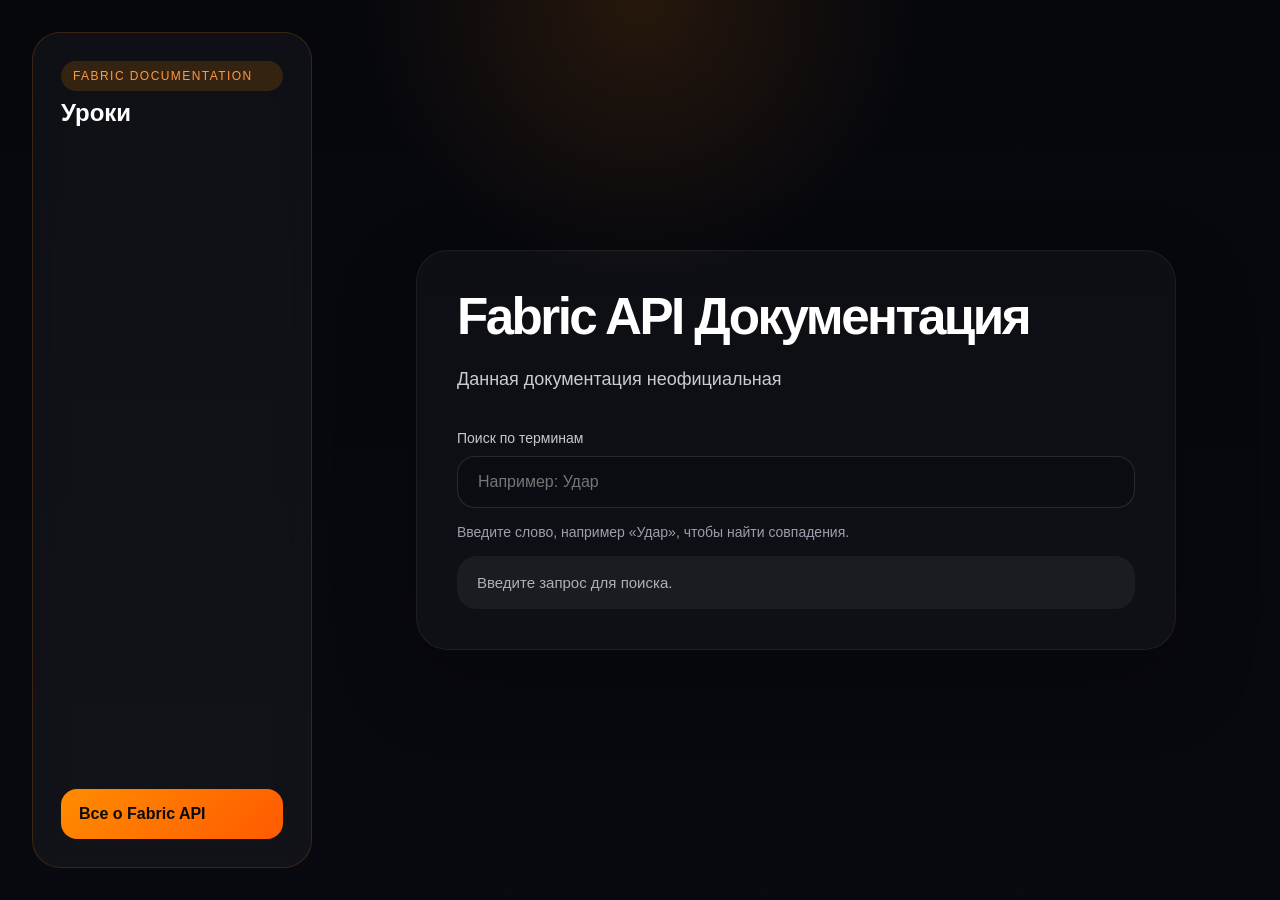
<file: index.html>
<!DOCTYPE html>
<html lang="ru">
<head>
    <meta charset="UTF-8">
    <meta name="viewport" content="width=device-width, initial-scale=1.0">
    <title>Fabric API - Документация</title>
    <link rel="stylesheet" href="style.css">
    <link rel="shortcut icon" href="fabricmc.png" type="image/x-icon">
</head>
<body>
    <div class="page">
        <aside class="sidebar">
            <div class="sidebar__header">
                <span class="sidebar__tag">Fabric Documentation</span>
                <h2>Уроки</h2>
            </div>

            <nav class="sidebar__nav">
                <a class="sidebar__link sidebar__link--active" href="1.html">Все о Fabric API</a>
                
            </nav>

            
        </aside>

        <main class="content">
            <div class="hero">
                <h1 class="hero__title">Fabric API Документация</h1>
                <p class="hero__description">Данная документация неофициальная</p>

                <div class="search-panel">
                    <label class="search-label" for="searchInput">
                        <span>Поиск по терминам</span>
                        <input id="searchInput" class="search-input" type="search" placeholder="Например: Удар" autocomplete="off">
                    </label>
                    <div class="search-info">Введите слово, например «Удар», чтобы найти совпадения.</div>
                    <div id="searchResults" class="search-results"></div>
                </div>
            </div>
        </main>
    </div>

    <script>
        const topics = [
            { title: 'MinecraftClient', description: 'Получение объекта клиента Minecraft через Fabric.', url: '1.html#minecraftclient' },
            { title: 'PlayerEntity', description: 'Объект игрока и доступ к его характеристикам.', url: '1.html#playerentity' },
            { title: 'World', description: 'Получение мира и работа с блоками и сущностями.', url: '1.html#world' },
            { title: 'PlayerInventory', description: 'Получение инвентаря игрока через PlayerInventory.', url: '1.html#playerinventory' },
            { title: 'ItemStack', description: 'Получение предмета в руке и работу с ним.', url: '1.html#itemstack' },
            { title: 'BlockState', description: 'Получение состояния блока по координатам.', url: '1.html#blockstate' },
            { title: 'getHealth', description: 'Получение текущего здоровья игрока.', url: '1.html#gethealth' },
            { title: 'Координаты', description: 'Получение координат игрока по осям X, Y и Z.', url: '1.html#getxyz' },
            { title: 'getYaw', description: 'Получение угла поворота игрока по горизонтали.', url: '1.html#getyaw' },
            { title: 'getPitch', description: 'Получение угла наклона игрока по вертикали.', url: '1.html#getpitch' },
            { title: 'getEntities', description: 'Получение всех сущностей из мира.', url: '1.html#getentities' },
            { title: 'getPlayers', description: 'Получение списка игроков из мира.', url: '1.html#getplayers' },
            { title: 'isPressed', description: 'Проверка, нажата ли клавиша, например пробел, shift или sprint.', url: '1.html#ispressed' },
            { title: 'Vec3d', description: 'Создание вектора и вычисление направления между точками.', url: '1.html#vec3d' },
            { title: 'Удар', description: 'Удар и атака сущности в радиусе 5 блоков.', url: '1.html#udar' },
            { title: 'attackEntity', description: 'Атака сущности в радиусе и анимация удара рукой.', url: '1.html#attackentity' },
            { title: 'FPS', description: 'Получение текущего FPS в клиенте Minecraft.', url: '1.html#fps' },
            { title: 'Game Version', description: 'Получение версии игры через mc.getGameVersion().', url: '1.html#version' }
        ];

        const input = document.getElementById('searchInput');
        const results = document.getElementById('searchResults');

        function highlight(text, query) {
            if (!query) return text;
            const escaped = query.replace(/[.*+?^${}()|[\]\\]/g, '\\$&');
            return text.replace(new RegExp(`(${escaped})`, 'ig'), '<span class="search-highlight">$1</span>');
        }

        function renderResults(list, query) {
            if (!query.trim()) {
                results.innerHTML = '<div class="search-empty">Введите запрос для поиска.</div>';
                return;
            }

            const filtered = list.filter(item => item.title.toLowerCase().includes(query.toLowerCase()) || item.description.toLowerCase().includes(query.toLowerCase()));

            if (!filtered.length) {
                results.innerHTML = '<div class="search-empty">Ничего не найдено. Попробуйте другое слово.</div>';
                return;
            }

            results.innerHTML = filtered.map(item => `
                <a href="${item.url}" class="search-item-link">
                    <article class="search-item">
                        <strong>${highlight(item.title, query)}</strong>
                        <p>${highlight(item.description, query)}</p>
                    </article>
                </a>
            `).join('');
        }

        input.addEventListener('input', () => renderResults(topics, input.value));

        renderResults(topics, '');
    </script>
</body>
</html>
</file>
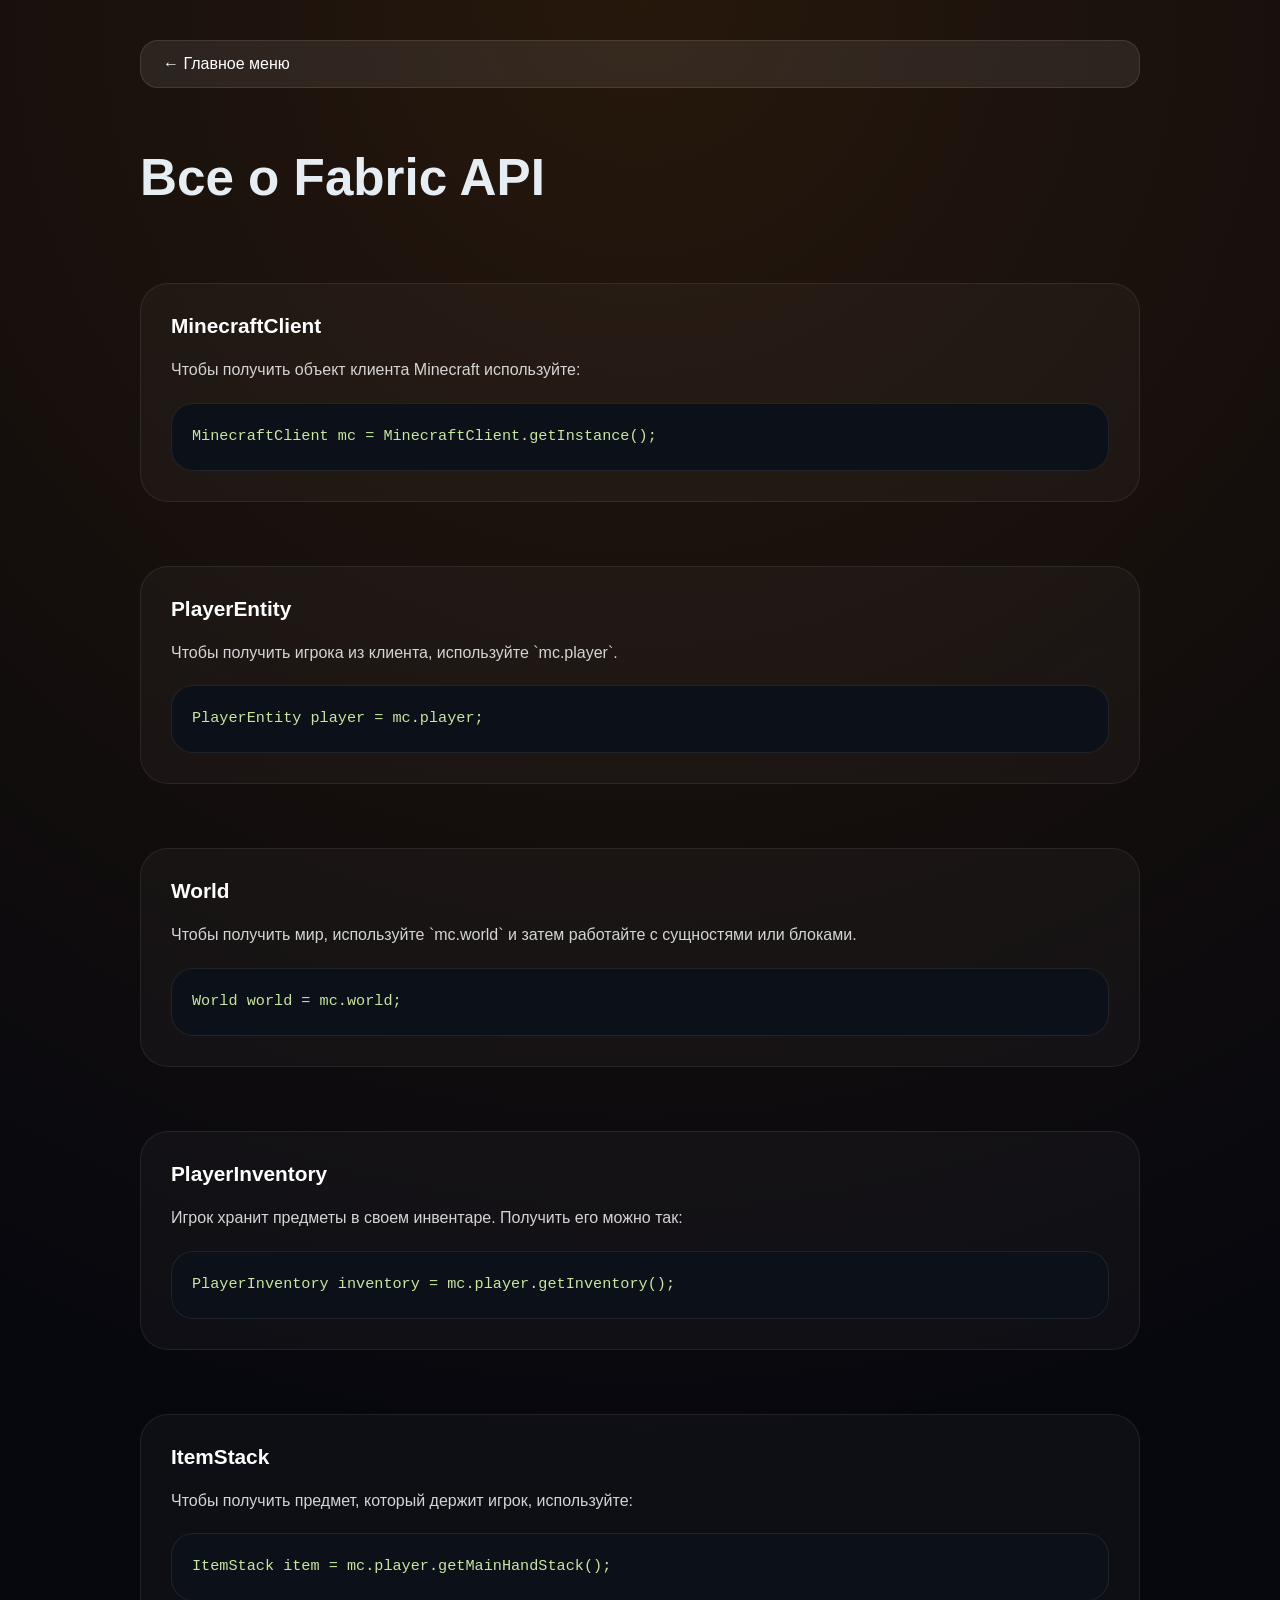
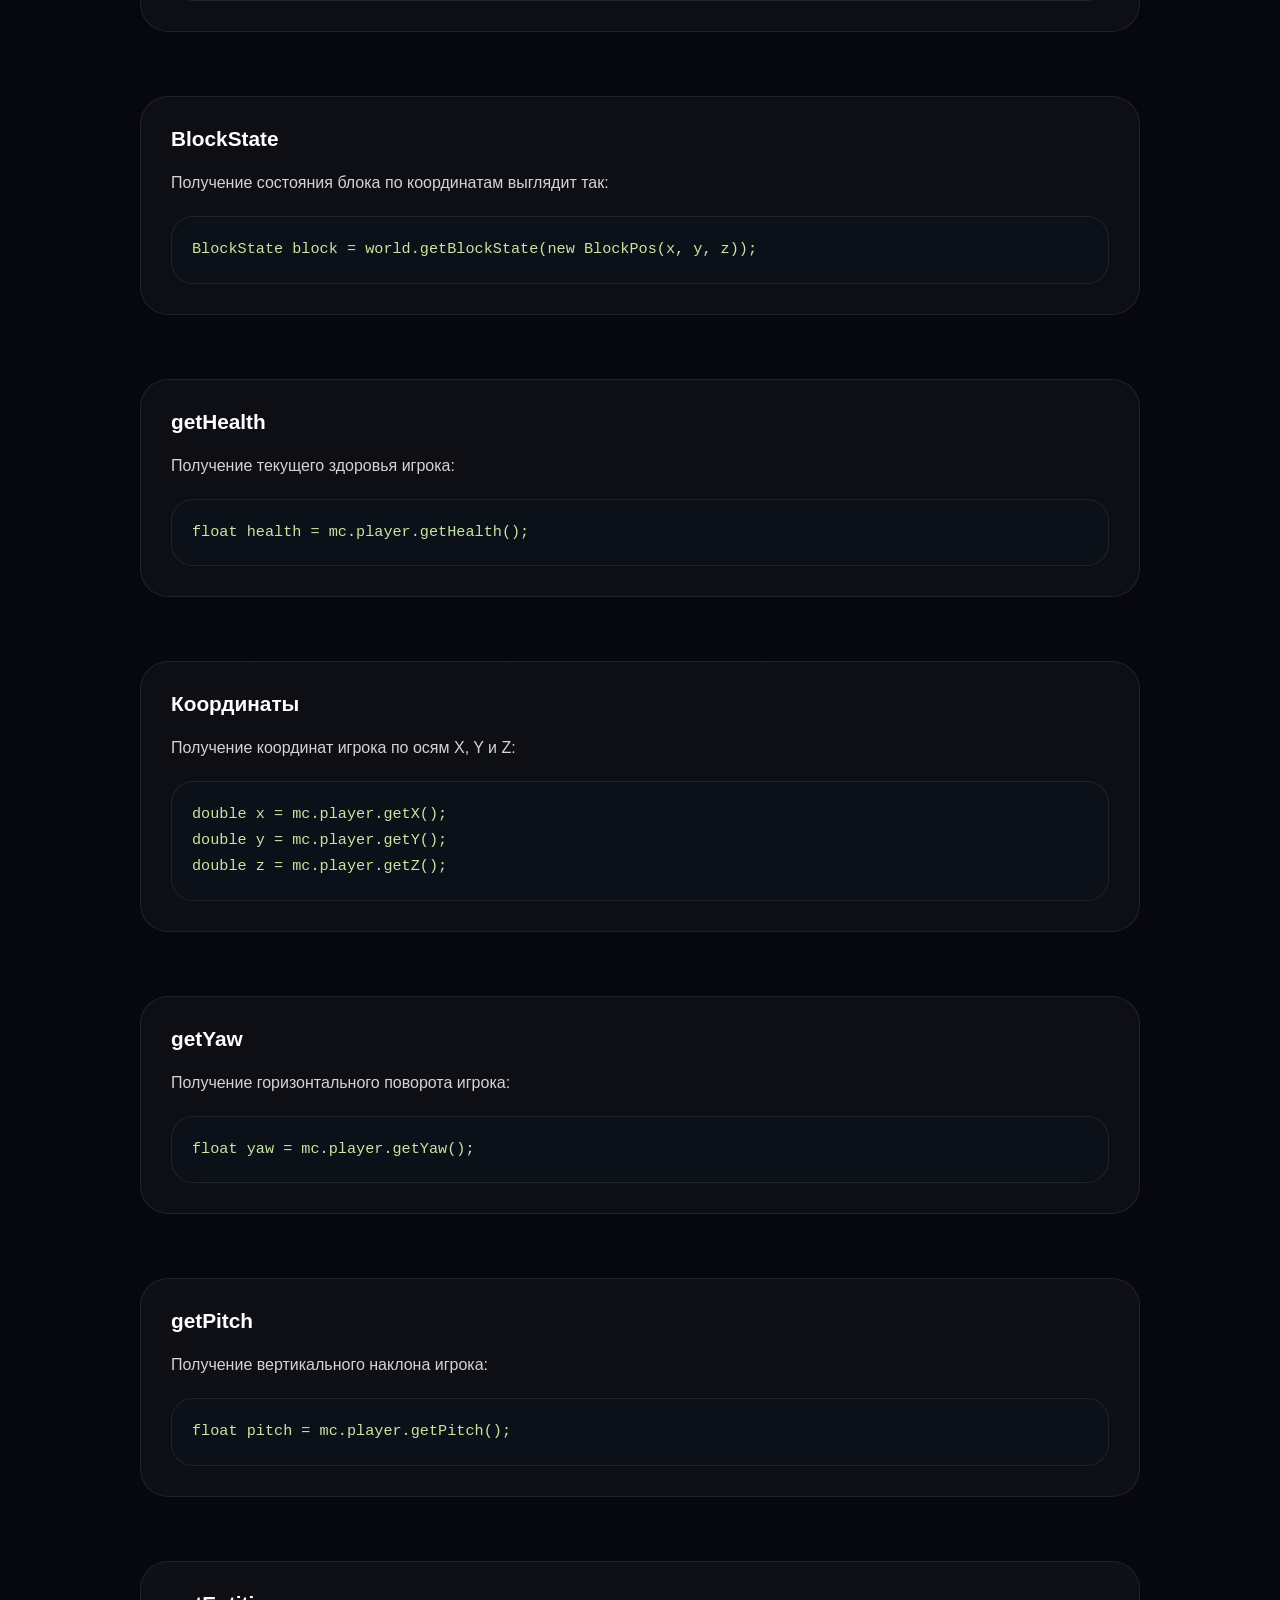
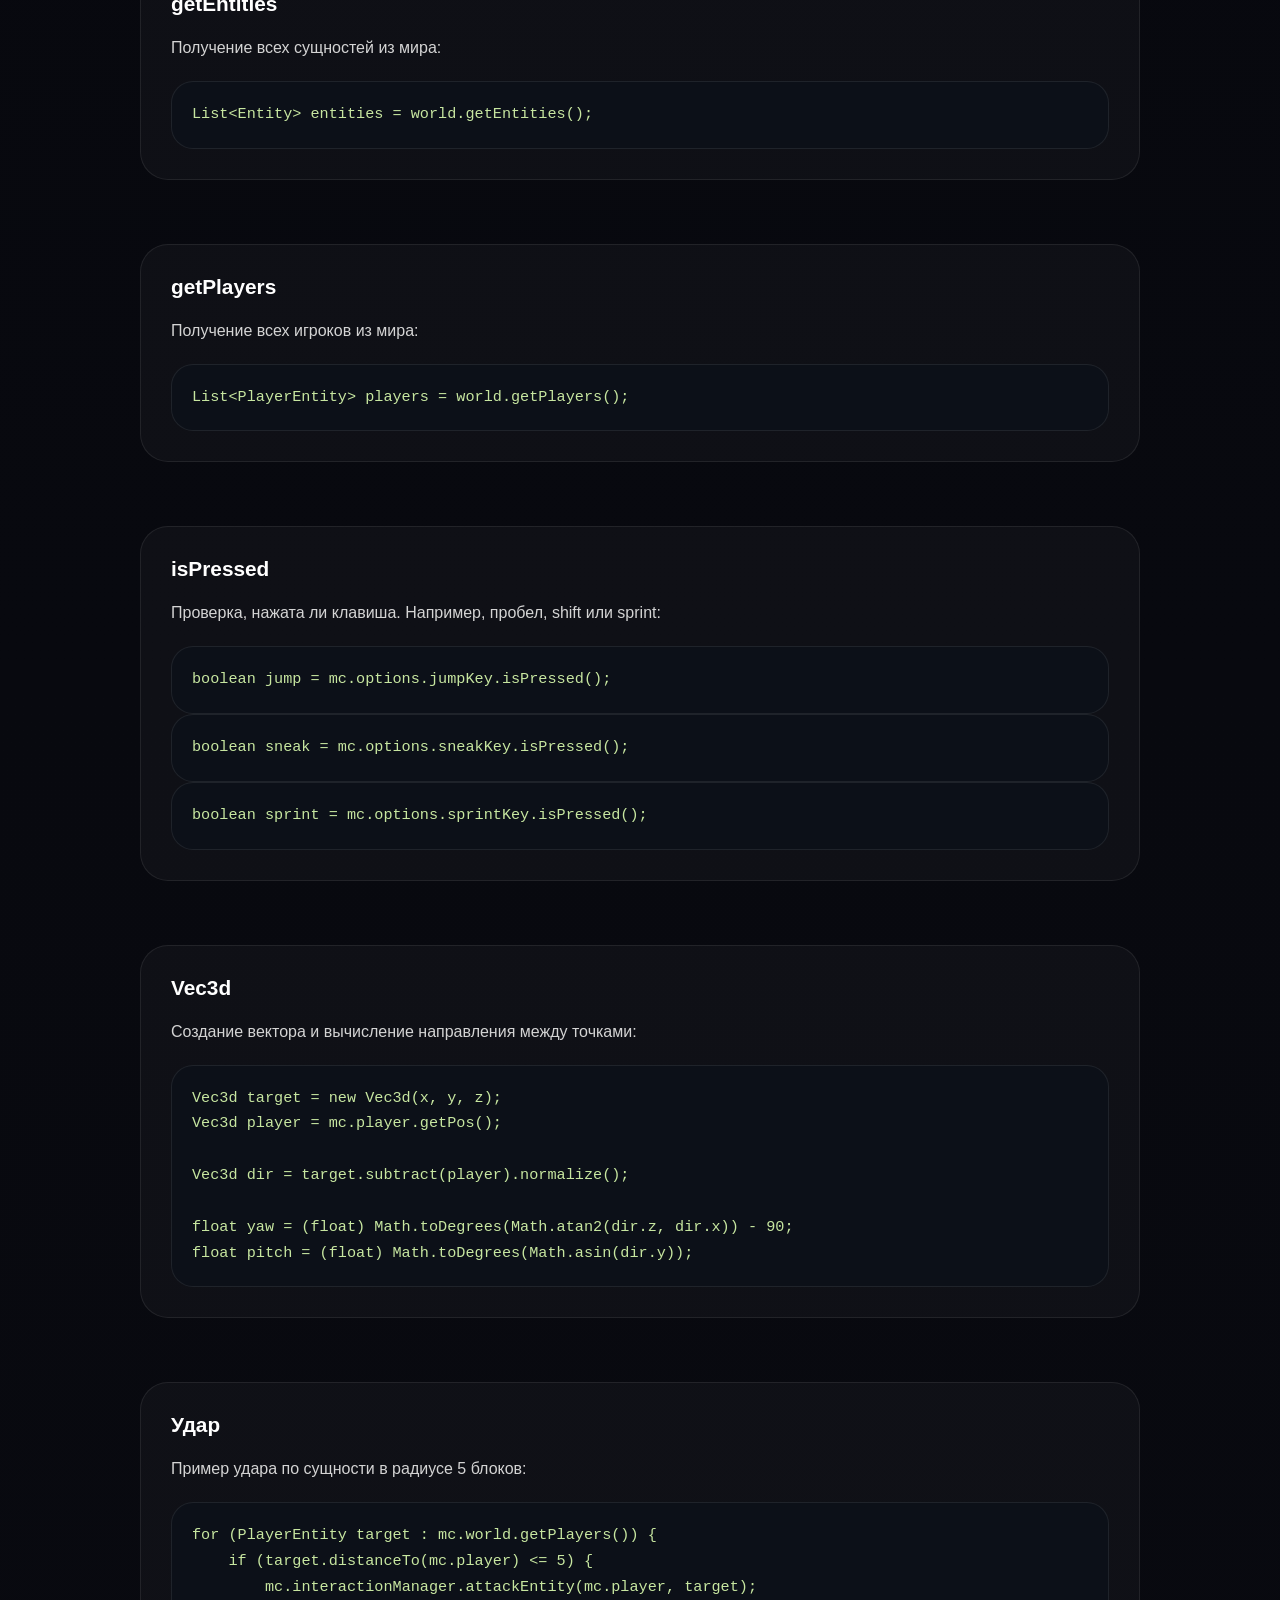
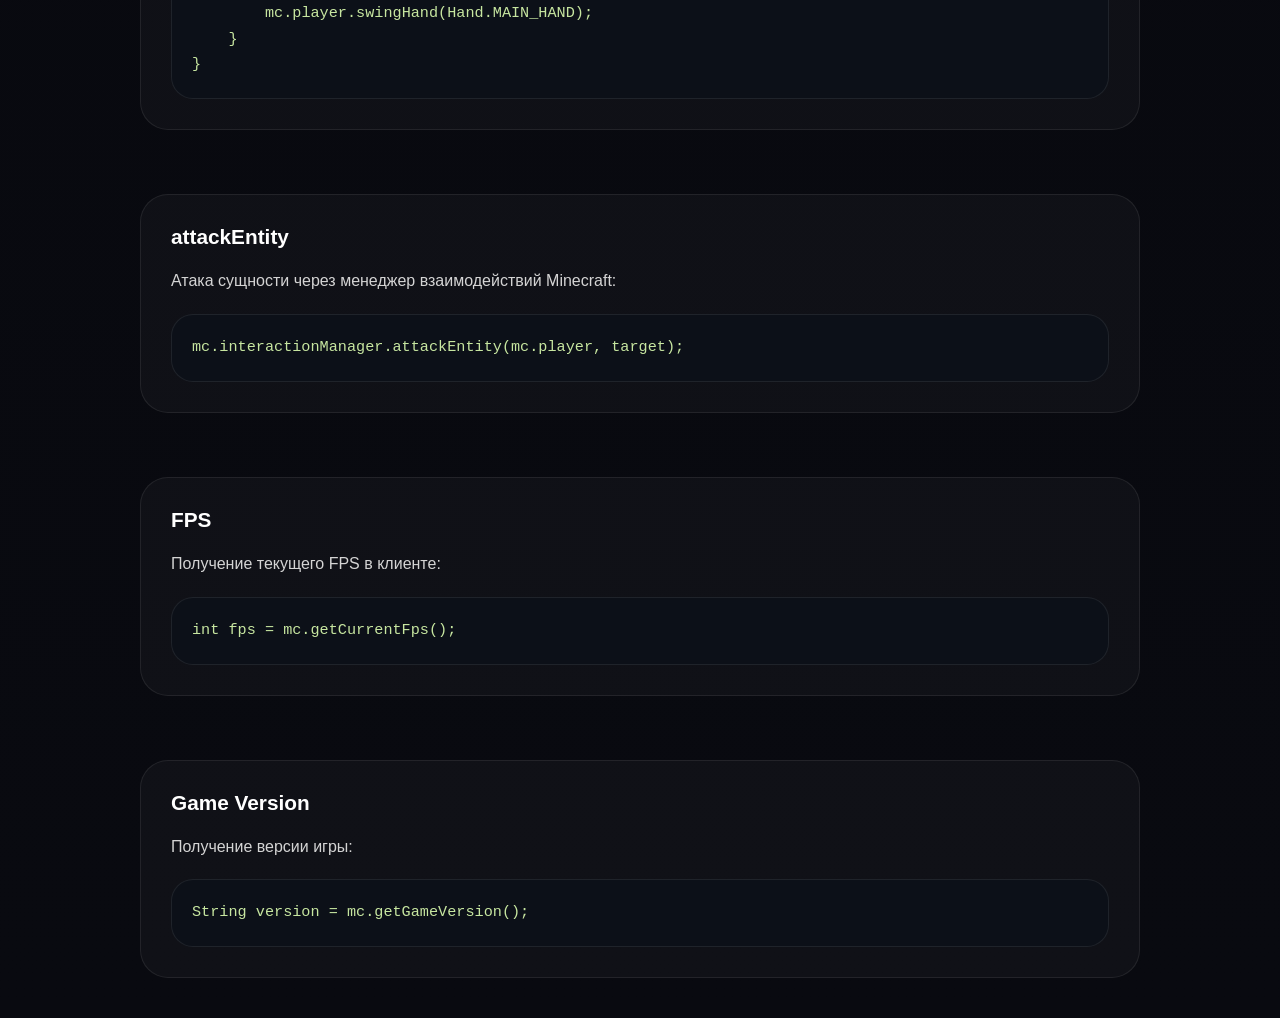
<file: 1.html>
<!DOCTYPE html>
<html lang="ru">
<head>
    <meta charset="UTF-8">
    <meta name="viewport" content="width=device-width, initial-scale=1.0">
    <title>Fabric API - Все о Fabric API</title>
    <link rel="stylesheet" href="style.css">
    <link rel="shortcut icon" href="images/fabricmc.png" type="image/x-icon">
</head>
<body>
    <div class="page page--single lesson-page">
        <a class="lesson-back-button" href="index.html">← Главное меню</a>
        <h1 class="lesson-title">Все о Fabric API</h1>

        <section class="lesson-section" id="minecraftclient">
            <h2>MinecraftClient</h2>
            <p>Чтобы получить объект клиента Minecraft используйте:</p>
            <div class="code-box">MinecraftClient mc = MinecraftClient.getInstance();</div>
        </section>

        <section class="lesson-section" id="playerentity">
            <h2>PlayerEntity</h2>
            <p>Чтобы получить игрока из клиента, используйте `mc.player`.</p>
            <div class="code-box">PlayerEntity player = mc.player;</div>
        </section>

        <section class="lesson-section" id="world">
            <h2>World</h2>
            <p>Чтобы получить мир, используйте `mc.world` и затем работайте с сущностями или блоками.</p>
            <div class="code-box">World world = mc.world;</div>
        </section>

        <section class="lesson-section" id="playerinventory">
            <h2>PlayerInventory</h2>
            <p>Игрок хранит предметы в своем инвентаре. Получить его можно так:</p>
            <div class="code-box">PlayerInventory inventory = mc.player.getInventory();</div>
        </section>

        <section class="lesson-section" id="itemstack">
            <h2>ItemStack</h2>
            <p>Чтобы получить предмет, который держит игрок, используйте:</p>
            <div class="code-box">ItemStack item = mc.player.getMainHandStack();</div>
        </section>

        <section class="lesson-section" id="blockstate">
            <h2>BlockState</h2>
            <p>Получение состояния блока по координатам выглядит так:</p>
            <div class="code-box">BlockState block = world.getBlockState(new BlockPos(x, y, z));</div>
        </section>

        <section class="lesson-section" id="gethealth">
            <h2>getHealth</h2>
            <p>Получение текущего здоровья игрока:</p>
            <div class="code-box">float health = mc.player.getHealth();</div>
        </section>

        <section class="lesson-section" id="getxyz">
            <h2>Координаты</h2>
            <p>Получение координат игрока по осям X, Y и Z:</p>
            <div class="code-box">double x = mc.player.getX();
double y = mc.player.getY();
double z = mc.player.getZ();</div>
        </section>

        <section class="lesson-section" id="getyaw">
            <h2>getYaw</h2>
            <p>Получение горизонтального поворота игрока:</p>
            <div class="code-box">float yaw = mc.player.getYaw();</div>
        </section>

        <section class="lesson-section" id="getpitch">
            <h2>getPitch</h2>
            <p>Получение вертикального наклона игрока:</p>
            <div class="code-box">float pitch = mc.player.getPitch();</div>
        </section>

        <section class="lesson-section" id="getentities">
            <h2>getEntities</h2>
            <p>Получение всех сущностей из мира:</p>
            <div class="code-box">List&lt;Entity&gt; entities = world.getEntities();</div>
        </section>

        <section class="lesson-section" id="getplayers">
            <h2>getPlayers</h2>
            <p>Получение всех игроков из мира:</p>
            <div class="code-box">List&lt;PlayerEntity&gt; players = world.getPlayers();</div>
        </section>

        <section class="lesson-section" id="ispressed">
            <h2>isPressed</h2>
            <p>Проверка, нажата ли клавиша. Например, пробел, shift или sprint:</p>
            <div class="code-box">boolean jump = mc.options.jumpKey.isPressed();</div>
            <div class="code-box">boolean sneak = mc.options.sneakKey.isPressed();</div>
            <div class="code-box">boolean sprint = mc.options.sprintKey.isPressed();</div>
        </section>

        <section class="lesson-section" id="vec3d">
            <h2>Vec3d</h2>
            <p>Создание вектора и вычисление направления между точками:</p>
            <div class="code-box">Vec3d target = new Vec3d(x, y, z);
Vec3d player = mc.player.getPos();

Vec3d dir = target.subtract(player).normalize();

float yaw = (float) Math.toDegrees(Math.atan2(dir.z, dir.x)) - 90;
float pitch = (float) Math.toDegrees(Math.asin(dir.y));</div>
        </section>

        <section class="lesson-section" id="udar">
            <h2>Удар</h2>
            <p>Пример удара по сущности в радиусе 5 блоков:</p>
            <div class="code-box">for (PlayerEntity target : mc.world.getPlayers()) {
    if (target.distanceTo(mc.player) <= 5) {
        mc.interactionManager.attackEntity(mc.player, target);
        mc.player.swingHand(Hand.MAIN_HAND);
    }
}</div>
        </section>

        <section class="lesson-section" id="attackentity">
            <h2>attackEntity</h2>
            <p>Атака сущности через менеджер взаимодействий Minecraft:</p>
            <div class="code-box">mc.interactionManager.attackEntity(mc.player, target);</div>
        </section>

        <section class="lesson-section" id="fps">
            <h2>FPS</h2>
            <p>Получение текущего FPS в клиенте:</p>
            <div class="code-box">int fps = mc.getCurrentFps();</div>
        </section>

        <section class="lesson-section" id="version">
            <h2>Game Version</h2>
            <p>Получение версии игры:</p>
            <div class="code-box">String version = mc.getGameVersion();</div>
        </section>
    </div>
</body>
</html>
</file>
<file: style.css>
* {
    margin: 0;
    padding: 0;
    box-sizing: border-box;
}

body {
    min-height: 100vh;
    font-family: Inter, Arial, sans-serif;
    background: radial-gradient(circle at top, rgba(255, 135, 0, 0.13), transparent 25%),
                linear-gradient(180deg, #06070d 0%, #090a10 100%);
    color: #f1f1f1;
}

.page {
    display: grid;
    grid-template-columns: 280px 1fr;
    gap: 32px;
    min-height: 100vh;
    padding: 32px;
}

.page--single {
    display: grid;
    grid-template-columns: 1fr;
}

.sidebar {
    display: flex;
    flex-direction: column;
    justify-content: space-between;
    background: rgba(255, 255, 255, 0.04);
    border: 1px solid rgba(255, 135, 0, 0.18);
    border-radius: 28px;
    padding: 28px;
    backdrop-filter: blur(14px);
}

.sidebar__header {
    display: flex;
    flex-direction: column;
    gap: 8px;
}

.sidebar__tag {
    display: inline-flex;
    align-items: center;
    gap: 10px;
    padding: 8px 12px;
    border-radius: 999px;
    background: rgba(255, 135, 0, 0.16);
    color: #ff9a3b;
    font-size: 12px;
    text-transform: uppercase;
    letter-spacing: 0.12em;
}

.sidebar__header h2 {
    font-size: 24px;
    line-height: 1.2;
    color: #ffffff;
}

.sidebar__nav {
    display: flex;
    flex-direction: column;
    gap: 12px;
    margin-top: 24px;
}

.sidebar__link {
    display: block;
    padding: 16px 18px;
    border-radius: 16px;
    color: #d8d8d8;
    text-decoration: none;
    font-weight: 600;
    background: rgba(255, 255, 255, 0.03);
    transition: transform 0.2s ease, background 0.2s ease, color 0.2s ease;
}

.sidebar__link:hover,
.sidebar__link:focus {
    background: rgba(255, 135, 0, 0.13);
    color: #ffffff;
    transform: translateX(2px);
}

.sidebar__link--active {
    background: linear-gradient(135deg, #ff8c00, #ff5a00);
    color: #0a0a0a;
}

.sidebar__progress {
    margin-top: 32px;
    display: grid;
    gap: 12px;
}

.progress__label {
    font-size: 13px;
    letter-spacing: 0.14em;
    color: #c5c5c5;
    text-transform: uppercase;
}

.progress__track {
    width: 100%;
    height: 10px;
    border-radius: 999px;
    background: rgba(255, 255, 255, 0.08);
    overflow: hidden;
}

.progress__bar {
    height: 100%;
    border-radius: inherit;
    background: linear-gradient(90deg, #ff8d00, #ff5600);
}

.progress__text {
    font-size: 14px;
    color: #b8b8b8;
}

.content {
    display: flex;
    align-items: center;
    justify-content: center;
    min-height: calc(100vh - 64px);
    padding: 32px;
}

.hero {
    max-width: 760px;
    width: 100%;
    padding: 40px;
    border-radius: 32px;
    background: rgba(255, 255, 255, 0.03);
    border: 1px solid rgba(255, 255, 255, 0.06);
    box-shadow: 0 32px 80px rgba(0, 0, 0, 0.28);
}

.hero__subtitle {
    display: inline-block;
    margin-bottom: 18px;
    color: #ff9654;
    font-size: 14px;
    letter-spacing: 0.2em;
    text-transform: uppercase;
}

.hero__title {
    margin-bottom: 20px;
    font-size: clamp(3rem, 4vw, 5rem);
    line-height: 1.02;
    letter-spacing: -0.05em;
    color: #ffffff;
}

.hero__description {
    max-width: 520px;
    margin-bottom: 34px;
    font-size: 18px;
    line-height: 1.8;
    color: #cccccc;
}

.hero__actions {
    display: flex;
    flex-wrap: wrap;
    gap: 16px;
}

.button {
    display: inline-flex;
    align-items: center;
    justify-content: center;
    min-width: 180px;
    padding: 16px 26px;
    border-radius: 999px;
    font-weight: 700;
    text-decoration: none;
    transition: transform 0.2s ease, box-shadow 0.2s ease, background 0.2s ease;
}

.button--primary {
    background: linear-gradient(135deg, #ff8100, #ff5600);
    color: #0f0f10;
    box-shadow: 0 18px 45px rgba(255, 111, 0, 0.2);
}

.button--secondary {
    background: rgba(255, 255, 255, 0.08);
    color: #ffffff;
    border: 1px solid rgba(255, 255, 255, 0.14);
}

.button:hover {
    transform: translateY(-2px);
}

.page-content {
    display: flex;
    flex-direction: column;
    gap: 28px;
    width: 100%;
}

.page-header {
    display: grid;
    gap: 20px;
}

.page-step {
    display: inline-flex;
    align-items: center;
    gap: 8px;
    color: #ff9a3b;
    text-transform: uppercase;
    letter-spacing: 0.18em;
    font-size: 13px;
}

.page-header h1 {
    font-size: clamp(3rem, 4vw, 4.5rem);
    line-height: 1.03;
}

.page-header p {
    max-width: 760px;
    color: #d6d6d6;
    font-size: 18px;
    line-height: 1.75;
}

.highlight {
    color: #ff9c32;
    font-weight: 700;
}

.page-section {
    display: grid;
    gap: 18px;
}

.page-section h2 {
    font-size: 1.1rem;
    text-transform: uppercase;
    letter-spacing: 0.14em;
    color: #c6c6c6;
}

.code-block {
    overflow-x: auto;
    padding: 22px;
    border-radius: 24px;
    background: rgba(255, 255, 255, 0.03);
    border: 1px solid rgba(255, 255, 255, 0.08);
    box-shadow: inset 0 0 0 1px rgba(255, 255, 255, 0.03);
}

.search-panel {
    margin-top: 28px;
    display: grid;
    gap: 16px;
}

.search-label {
    display: grid;
    gap: 10px;
    font-size: 14px;
    color: #c8c8c8;
}

.search-input {
    width: 100%;
    padding: 16px 20px;
    border-radius: 18px;
    border: 1px solid rgba(255, 255, 255, 0.12);
    background: rgba(0, 0, 0, 0.18);
    color: #ffffff;
    font-size: 16px;
    outline: none;
    transition: border-color 0.2s ease, box-shadow 0.2s ease;
}

.search-input:focus {
    border-color: rgba(255, 135, 0, 0.6);
    box-shadow: 0 0 0 4px rgba(255, 135, 0, 0.12);
}

.search-info {
    color: #9aa0ad;
    font-size: 14px;
}

.search-results {
    display: grid;
    gap: 14px;
}

.search-item-link {
    display: block;
    text-decoration: none;
}

.search-item {
    padding: 20px;
    border-radius: 22px;
    background: rgba(255, 255, 255, 0.04);
    border: 1px solid rgba(255, 255, 255, 0.07);
    transition: transform 0.15s ease, border-color 0.15s ease, background 0.15s ease;
}

.search-item-link:hover .search-item,
.search-item-link:focus .search-item {
    background: rgba(255, 135, 0, 0.12);
    border-color: rgba(255, 135, 0, 0.4);
    transform: translateY(-2px);
}

.search-item strong {
    display: block;
    margin-bottom: 8px;
    font-size: 18px;
    color: #ffffff;
}

.search-item p {
    color: #c4c4c4;
    line-height: 1.7;
}

.search-highlight {
    background: rgba(255, 135, 0, 0.2);
    color: #ffb56b;
    border-radius: 4px;
    padding: 2px 4px;
}

.search-empty {
    padding: 18px 20px;
    border-radius: 20px;
    background: rgba(255, 255, 255, 0.05);
    color: #b0b0b0;
    font-size: 15px;
}

.lesson-page {
    max-width: 1080px;
    margin: 0 auto;
    padding: 40px;
    color: #e6edf3;
}

.lesson-back-button {
    display: inline-flex;
    margin-bottom: 28px;
    padding: 14px 22px;
    border-radius: 18px;
    background: rgba(255, 255, 255, 0.08);
    border: 1px solid rgba(255, 255, 255, 0.1);
    color: #ffffff;
    text-decoration: none;
    transition: transform 0.2s ease, background 0.2s ease;
}

.lesson-back-button:hover,
.lesson-back-button:focus {
    background: rgba(255, 135, 0, 0.2);
    transform: translateY(-2px);
}

.lesson-title {
    font-size: clamp(3rem, 4vw, 4.5rem);
    margin-bottom: 12px;
}

.lesson-section {
    margin-top: 32px;
    padding: 30px;
    border-radius: 28px;
    background: rgba(255, 255, 255, 0.03);
    border: 1px solid rgba(255, 255, 255, 0.08);
}

.lesson-section h2 {
    font-size: 1.3rem;
    margin-bottom: 18px;
    color: #ffffff;
}

.lesson-section p {
    color: #d4d4d4;
    line-height: 1.8;
    margin-bottom: 18px;
}

.code-box {
    padding: 20px;
    border-radius: 22px;
    background: #0c1018;
    border: 1px solid rgba(255, 255, 255, 0.08);
    font-family: "JetBrains Mono", monospace;
    font-size: 0.95rem;
    line-height: 1.7;
    white-space: pre-wrap;
    color: #c7e6a0;
}


.code-block code {
    display: block;
    white-space: pre;
    font-family: "Courier New", Courier, monospace;
    font-size: 0.95rem;
    color: #b8f3b8;
    line-height: 1.65;
}

.note-box {
    padding: 18px 20px;
    border-radius: 20px;
    background: rgba(255, 135, 0, 0.08);
    border: 1px solid rgba(255, 135, 0, 0.2);
    color: #fff3db;
    font-size: 0.95rem;
}

.page-actions {
    display: flex;
    justify-content: flex-end;
    flex-wrap: wrap;
    gap: 16px;
    margin-top: 28px;
}

@media (max-width: 980px) {
    .page {
        grid-template-columns: 1fr;
        padding: 24px;
    }

    .content {
        min-height: auto;
        padding: 0;
    }
}

@media (max-width: 700px) {
    .sidebar {
        padding: 22px;
    }

    .hero {
        padding: 28px;
    }

    .hero__title,
    .page-header h1 {
        font-size: 3rem;
    }
}
</file>
